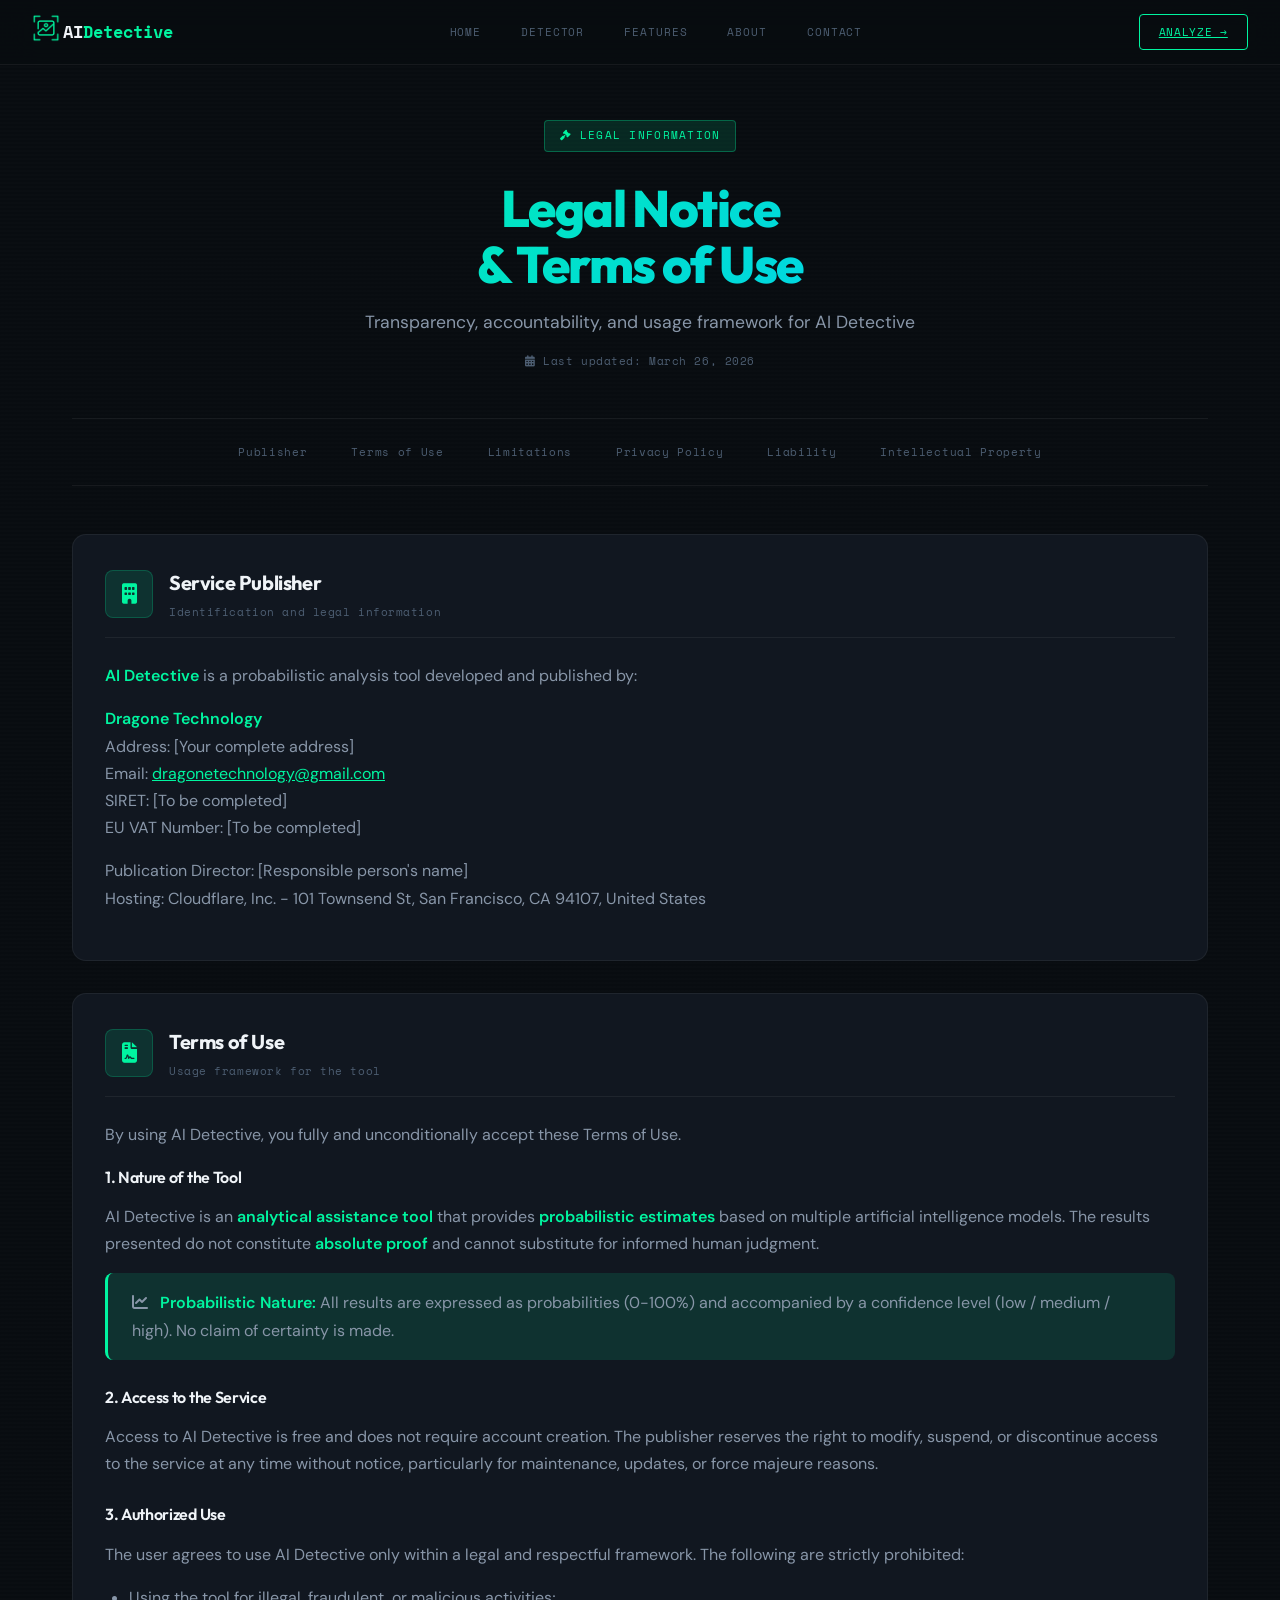
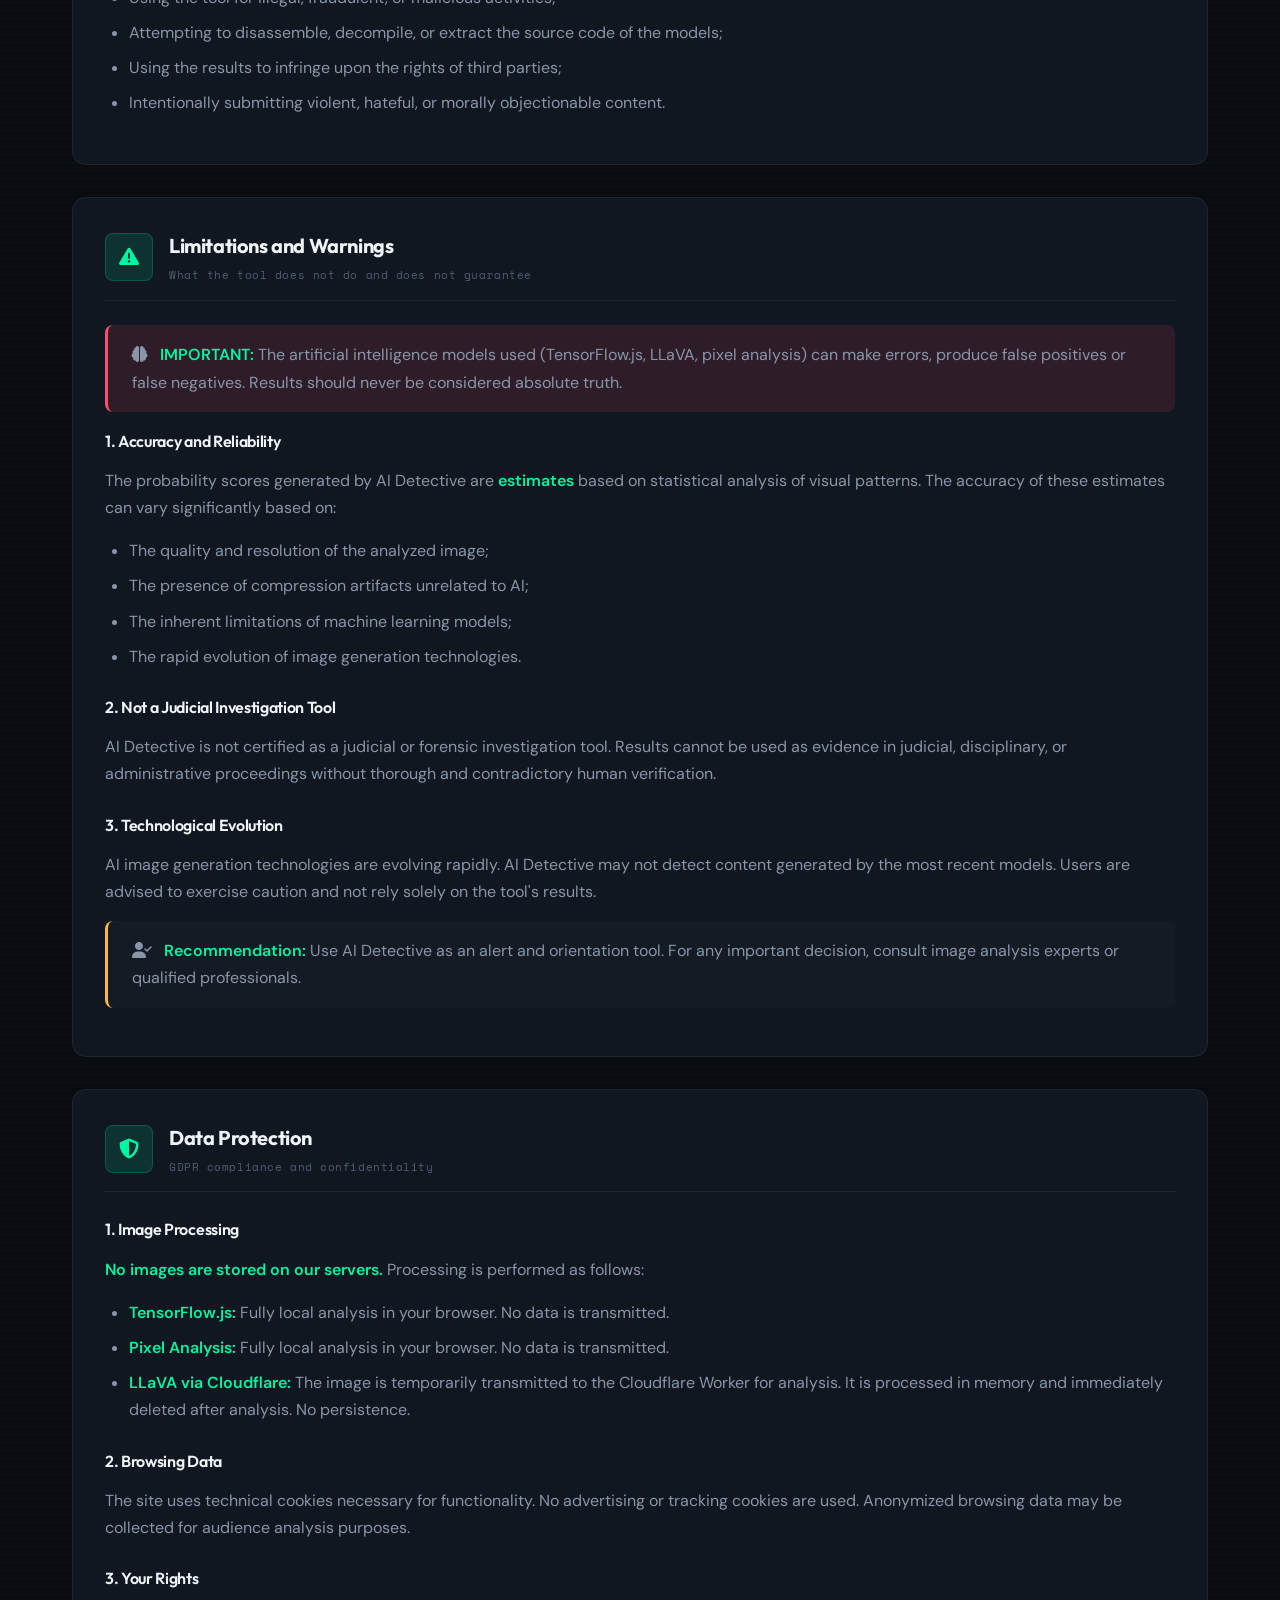
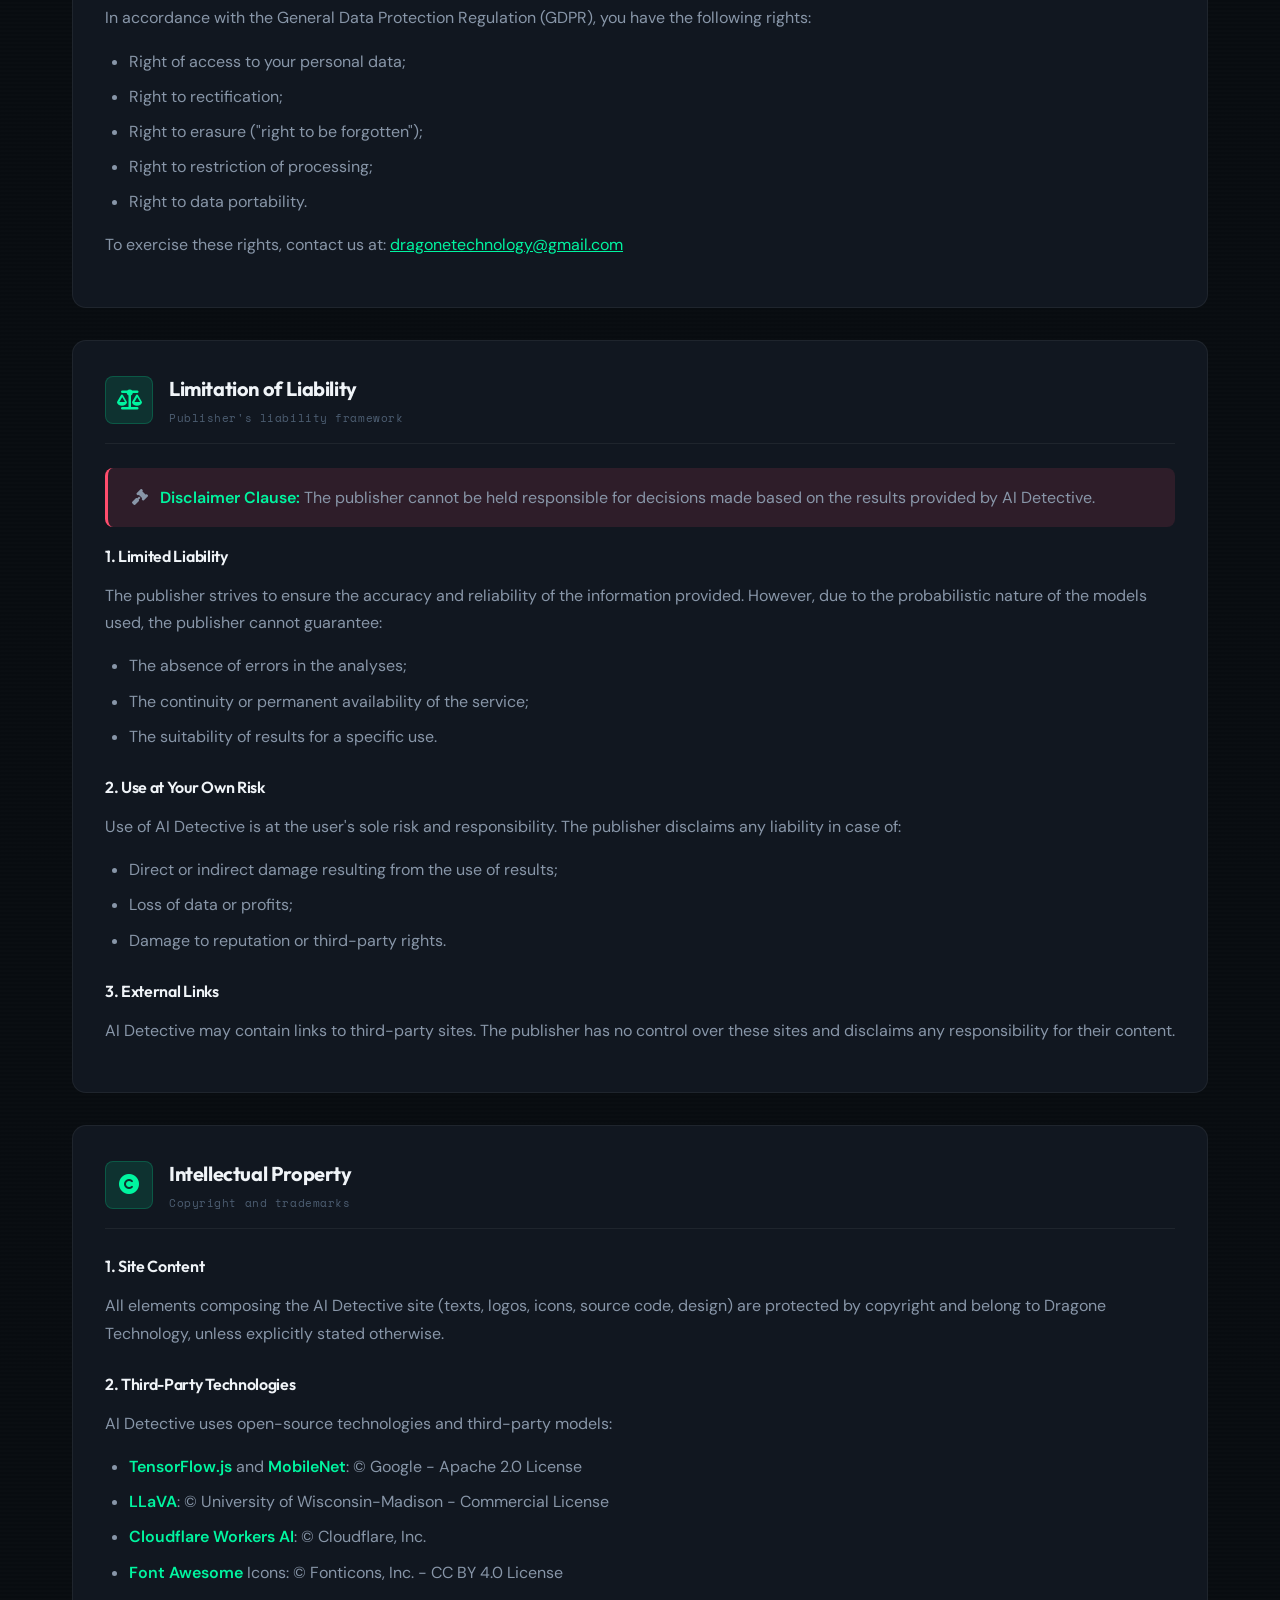
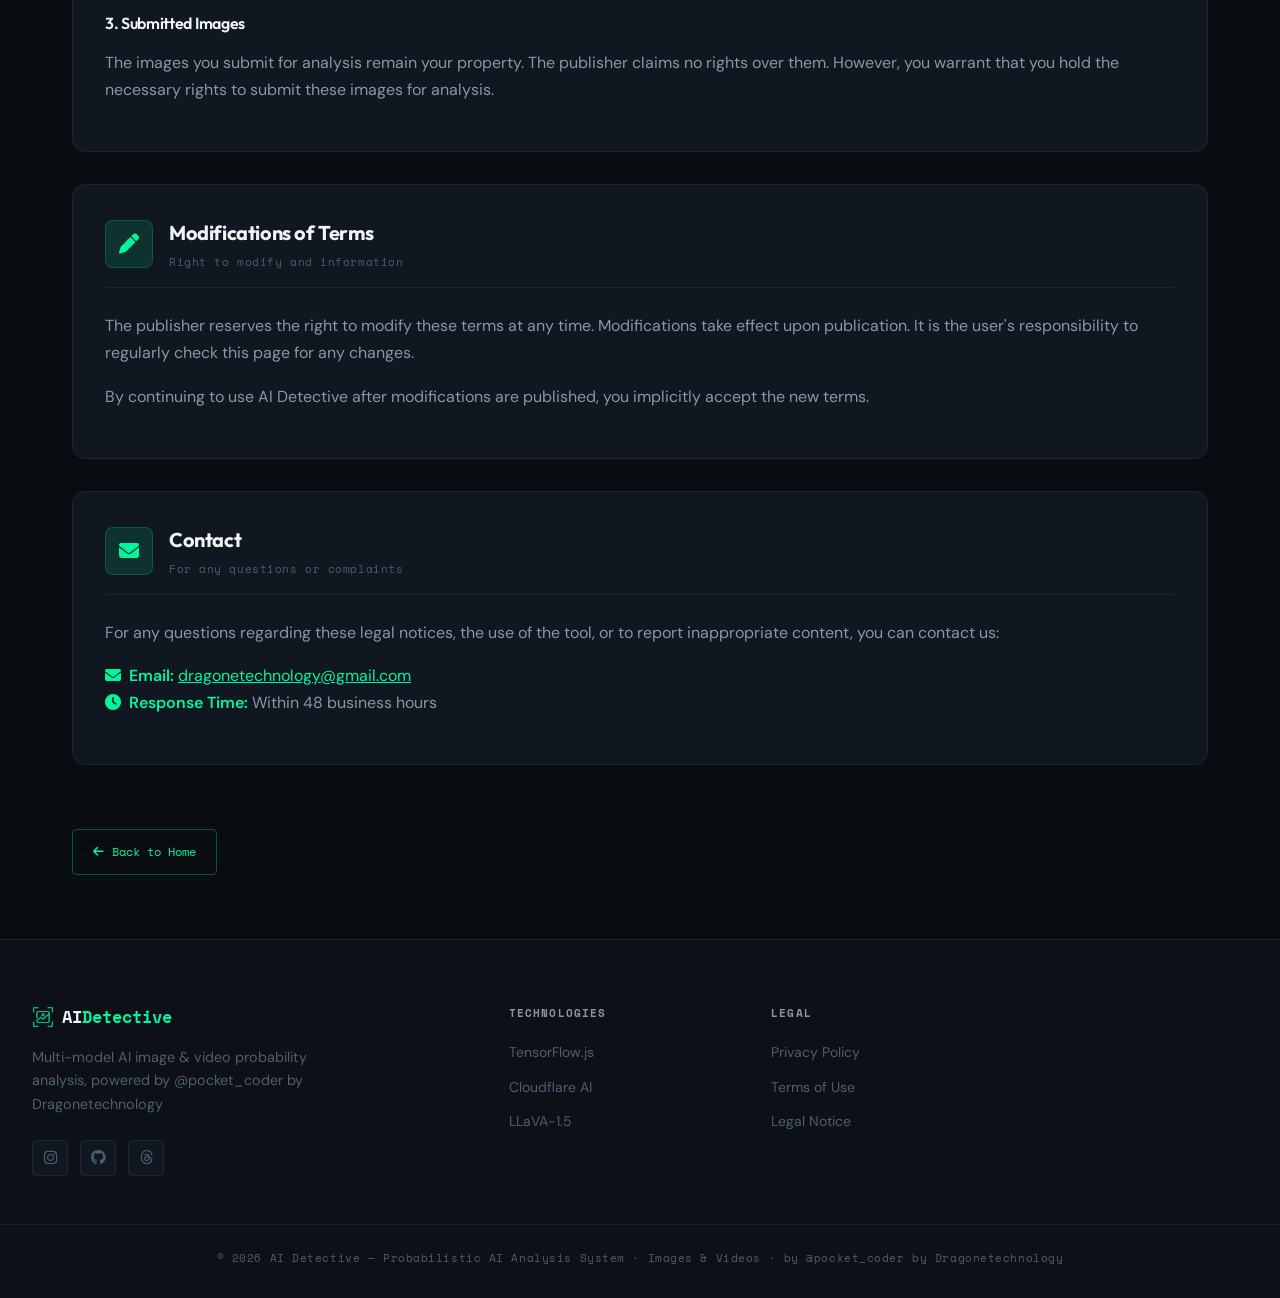
<file: legal.html>
<!DOCTYPE html>
<html lang="en">
<head>
    <meta charset="UTF-8">
    <meta name="viewport" content="width=device-width, initial-scale=1.0, user-scalable=yes">
    <title>AI Detective Pro — Legal Notice & Terms of Use</title>
    
    <!-- Favicon -->
    <link rel="icon" type="image/png" sizes="32x32" href="logo.png">
    <link rel="icon" type="image/png" sizes="16x16" href="logo.png">
    <link rel="apple-touch-icon" sizes="180x180" href="logo.png">
    <link rel="shortcut icon" type="image/png" href="logo.png">
    
    <link rel="stylesheet" href="style.css">
    <link href="https://fonts.googleapis.com/css2?family=Space+Mono:ital,wght@0,400;0,700;1,400&family=Outfit:wght@300;400;500;600;700;800;900&family=DM+Sans:ital,opsz,wght@0,9..40,300;0,9..40,400;0,9..40,500;0,9..40,600;0,9..40,700;1,9..40,400&display=swap" rel="stylesheet">
    <link rel="stylesheet" href="https://cdnjs.cloudflare.com/ajax/libs/font-awesome/6.4.2/css/all.min.css">
    <style>
        /* Legal page specific styles */
        .legal-container {
            max-width: 1200px;
            margin: 0 auto;
            padding: 120px 2rem 4rem;
        }

        .legal-header {
            text-align: center;
            margin-bottom: 3rem;
        }

        .legal-badge {
            display: inline-flex;
            align-items: center;
            gap: 0.5rem;
            font-family: var(--font-mono);
            font-size: 0.66rem;
            letter-spacing: 0.12em;
            text-transform: uppercase;
            color: var(--neon);
            border: 1px solid rgba(0,245,160,0.3);
            background: var(--neon-dim);
            padding: 0.4rem 0.9rem;
            border-radius: var(--r-sm);
            margin-bottom: 1.75rem;
        }

        .legal-title {
            font-family: var(--font-display);
            font-size: clamp(2rem, 4vw, 3.5rem);
            font-weight: 800;
            line-height: 1.1;
            letter-spacing: -0.03em;
            margin-bottom: 1rem;
            background: linear-gradient(135deg, var(--neon) 0%, #00C9FF 100%);
            -webkit-background-clip: text;
            background-clip: text;
            color: transparent;
        }

        .legal-subtitle {
            font-size: 1.1rem;
            color: var(--txt-2);
            max-width: 800px;
            margin: 0 auto;
        }

        .legal-updated {
            font-family: var(--font-mono);
            font-size: 0.7rem;
            color: var(--txt-3);
            margin-top: 1rem;
            letter-spacing: 0.05em;
        }

        .legal-nav {
            display: flex;
            flex-wrap: wrap;
            gap: 0.75rem;
            justify-content: center;
            margin-bottom: 3rem;
            padding: 1rem 0;
            border-bottom: 1px solid var(--line);
            border-top: 1px solid var(--line);
        }

        .legal-nav-link {
            font-family: var(--font-mono);
            font-size: 0.7rem;
            letter-spacing: 0.06em;
            text-decoration: none;
            color: var(--txt-3);
            padding: 0.5rem 1rem;
            border-radius: var(--r-sm);
            transition: all 0.2s;
        }

        .legal-nav-link:hover {
            color: var(--neon);
            background: var(--neon-dim);
        }

        .legal-section {
            background: var(--panel);
            border: 1px solid var(--line);
            border-radius: var(--r-lg);
            padding: 2rem;
            margin-bottom: 2rem;
            transition: all 0.3s;
        }

        .legal-section:hover {
            border-color: var(--line-2);
            box-shadow: var(--s-card);
        }

        .legal-section-header {
            display: flex;
            align-items: center;
            gap: 1rem;
            margin-bottom: 1.5rem;
            padding-bottom: 1rem;
            border-bottom: 1px solid var(--line);
        }

        .legal-section-icon {
            width: 48px;
            height: 48px;
            background: var(--neon-dim);
            border: 1px solid rgba(0,245,160,0.2);
            border-radius: var(--r-md);
            display: flex;
            align-items: center;
            justify-content: center;
        }

        .legal-section-icon i {
            font-size: 1.25rem;
            color: var(--neon);
        }

        .legal-section-title {
            font-family: var(--font-display);
            font-size: 1.25rem;
            font-weight: 700;
            color: var(--txt-1);
            margin: 0;
        }

        .legal-section-subtitle {
            font-family: var(--font-mono);
            font-size: 0.7rem;
            color: var(--txt-3);
            letter-spacing: 0.05em;
            margin-top: 0.25rem;
        }

        .legal-content {
            color: var(--txt-2);
            line-height: 1.7;
        }

        .legal-content h3 {
            font-family: var(--font-display);
            font-size: 1rem;
            font-weight: 600;
            color: var(--txt-1);
            margin: 1.5rem 0 0.75rem;
        }

        .legal-content h3:first-of-type {
            margin-top: 0;
        }

        .legal-content p {
            margin-bottom: 1rem;
        }

        .legal-content strong {
            color: var(--neon);
            font-weight: 600;
        }

        .legal-content ul, .legal-content ol {
            margin: 1rem 0;
            padding-left: 1.5rem;
        }

        .legal-content li {
            margin-bottom: 0.5rem;
        }

        .legal-content .highlight-box {
            background: var(--ink-3);
            border-left: 3px solid var(--amber);
            padding: 1rem 1.5rem;
            border-radius: var(--r-md);
            margin: 1rem 0;
        }

        .legal-content .warning-box {
            background: var(--red-dim);
            border-left: 3px solid var(--red);
            padding: 1rem 1.5rem;
            border-radius: var(--r-md);
            margin: 1rem 0;
        }

        .legal-content .info-box {
            background: var(--neon-dim);
            border-left: 3px solid var(--neon);
            padding: 1rem 1.5rem;
            border-radius: var(--r-md);
            margin: 1rem 0;
        }

        .back-link {
            display: inline-flex;
            align-items: center;
            gap: 0.5rem;
            font-family: var(--font-mono);
            font-size: 0.75rem;
            color: var(--neon);
            text-decoration: none;
            margin-top: 2rem;
            padding: 0.75rem 1.25rem;
            border: 1px solid rgba(0,245,160,0.3);
            border-radius: var(--r-sm);
            transition: all 0.2s;
        }

        .back-link:hover {
            background: var(--neon-dim);
            transform: translateX(-4px);
        }

        @media (max-width: 768px) {
            .legal-container {
                padding: 100px 1rem 2rem;
            }
            .legal-section {
                padding: 1.5rem;
            }
            .legal-nav {
                gap: 0.5rem;
            }
            .legal-nav-link {
                font-size: 0.6rem;
                padding: 0.35rem 0.7rem;
            }
        }
    </style>
</head>
<body>

    <nav class="navbar" id="navbar">
        <div class="nav-container">
            <div class="logo">
                <div class="logo-icon">
                    <img src="logo.png" alt="AI Detective" width="28" height="28" style="border-radius: 4px;">
                </div>
                <span class="logo-text">AI<span class="logo-highlight">Detective</span></span>
            </div>

            <div class="nav-links">
                <a href="index.html#home" class="nav-link">Home</a>
                <a href="index.html#detector" class="nav-link">Detector</a>
                <a href="index.html#features" class="nav-link">Features</a>
                <a href="index.html#about" class="nav-link">About</a>
                <a href="index.html#contact" class="nav-link">Contact</a>
            </div>

            <a href="index.html#detector" class="nav-cta">Analyze →</a>

            <button class="mobile-menu" id="mobileMenuBtn" aria-label="Open menu">
                <i class="fas fa-bars" id="menuIcon"></i>
            </button>
        </div>
    </nav>

    <div class="mobile-drawer" id="mobileDrawer">
        <a href="index.html#home" class="mobile-nav-link">Home <span class="arrow">→</span></a>
        <a href="index.html#detector" class="mobile-nav-link">Image Detector <span class="arrow">→</span></a>
        <a href="index.html#features" class="mobile-nav-link">Features <span class="arrow">→</span></a>
        <a href="index.html#about" class="mobile-nav-link">About <span class="arrow">→</span></a>
        <a href="index.html#contact" class="mobile-nav-link">Contact <span class="arrow">→</span></a>
        <a href="index.html#detector" class="mobile-cta">Start Analysis →</a>
    </div>

    <main class="legal-container">
        <div class="legal-header">
            <div class="legal-badge">
                <i class="fas fa-gavel"></i>
                <span>Legal Information</span>
            </div>
            <h1 class="legal-title">Legal Notice<br>& Terms of Use</h1>
            <p class="legal-subtitle">Transparency, accountability, and usage framework for AI Detective</p>
            <div class="legal-updated">
                <i class="fas fa-calendar-alt"></i> Last updated: March 26, 2026
            </div>
        </div>

        <div class="legal-nav">
            <a href="#publisher" class="legal-nav-link">Publisher</a>
            <a href="#terms" class="legal-nav-link">Terms of Use</a>
            <a href="#limitations" class="legal-nav-link">Limitations</a>
            <a href="#privacy" class="legal-nav-link">Privacy Policy</a>
            <a href="#liability" class="legal-nav-link">Liability</a>
            <a href="#intellectual" class="legal-nav-link">Intellectual Property</a>
        </div>

        <!-- PUBLISHER SECTION -->
        <section id="publisher" class="legal-section">
            <div class="legal-section-header">
                <div class="legal-section-icon">
                    <i class="fas fa-building"></i>
                </div>
                <div>
                    <h2 class="legal-section-title">Service Publisher</h2>
                    <p class="legal-section-subtitle">Identification and legal information</p>
                </div>
            </div>
            <div class="legal-content">
                <p><strong>AI Detective</strong> is a probabilistic analysis tool developed and published by:</p>
                <p>
                    <strong>Dragone Technology</strong><br>
                    Address: [Your complete address]<br>
                    Email: <a href="mailto:dragonetechnology@gmail.com" style="color: var(--neon);">dragonetechnology@gmail.com</a><br>
                    SIRET: [To be completed]<br>
                    EU VAT Number: [To be completed]
                </p>
                <p>
                    Publication Director: [Responsible person's name]<br>
                    Hosting: Cloudflare, Inc. - 101 Townsend St, San Francisco, CA 94107, United States
                </p>
            </div>
        </section>

        <!-- TERMS OF USE SECTION -->
        <section id="terms" class="legal-section">
            <div class="legal-section-header">
                <div class="legal-section-icon">
                    <i class="fas fa-file-contract"></i>
                </div>
                <div>
                    <h2 class="legal-section-title">Terms of Use</h2>
                    <p class="legal-section-subtitle">Usage framework for the tool</p>
                </div>
            </div>
            <div class="legal-content">
                <p>By using AI Detective, you fully and unconditionally accept these Terms of Use.</p>
                
                <h3>1. Nature of the Tool</h3>
                <p>AI Detective is an <strong>analytical assistance tool</strong> that provides <strong>probabilistic estimates</strong> based on multiple artificial intelligence models. The results presented do not constitute <strong>absolute proof</strong> and cannot substitute for informed human judgment.</p>
                
                <div class="info-box">
                    <i class="fas fa-chart-line" style="margin-right: 0.5rem;"></i>
                    <strong>Probabilistic Nature:</strong> All results are expressed as probabilities (0-100%) and accompanied by a confidence level (low / medium / high). No claim of certainty is made.
                </div>

                <h3>2. Access to the Service</h3>
                <p>Access to AI Detective is free and does not require account creation. The publisher reserves the right to modify, suspend, or discontinue access to the service at any time without notice, particularly for maintenance, updates, or force majeure reasons.</p>

                <h3>3. Authorized Use</h3>
                <p>The user agrees to use AI Detective only within a legal and respectful framework. The following are strictly prohibited:</p>
                <ul>
                    <li>Using the tool for illegal, fraudulent, or malicious activities;</li>
                    <li>Attempting to disassemble, decompile, or extract the source code of the models;</li>
                    <li>Using the results to infringe upon the rights of third parties;</li>
                    <li>Intentionally submitting violent, hateful, or morally objectionable content.</li>
                </ul>
            </div>
        </section>

        <!-- LIMITATIONS AND WARNINGS SECTION -->
        <section id="limitations" class="legal-section">
            <div class="legal-section-header">
                <div class="legal-section-icon">
                    <i class="fas fa-exclamation-triangle"></i>
                </div>
                <div>
                    <h2 class="legal-section-title">Limitations and Warnings</h2>
                    <p class="legal-section-subtitle">What the tool does not do and does not guarantee</p>
                </div>
            </div>
            <div class="legal-content">
                <div class="warning-box">
                    <i class="fas fa-brain" style="margin-right: 0.5rem;"></i>
                    <strong>IMPORTANT:</strong> The artificial intelligence models used (TensorFlow.js, LLaVA, pixel analysis) can make errors, produce false positives or false negatives. Results should never be considered absolute truth.
                </div>

                <h3>1. Accuracy and Reliability</h3>
                <p>The probability scores generated by AI Detective are <strong>estimates</strong> based on statistical analysis of visual patterns. The accuracy of these estimates can vary significantly based on:</p>
                <ul>
                    <li>The quality and resolution of the analyzed image;</li>
                    <li>The presence of compression artifacts unrelated to AI;</li>
                    <li>The inherent limitations of machine learning models;</li>
                    <li>The rapid evolution of image generation technologies.</li>
                </ul>

                <h3>2. Not a Judicial Investigation Tool</h3>
                <p>AI Detective is not certified as a judicial or forensic investigation tool. Results cannot be used as evidence in judicial, disciplinary, or administrative proceedings without thorough and contradictory human verification.</p>

                <h3>3. Technological Evolution</h3>
                <p>AI image generation technologies are evolving rapidly. AI Detective may not detect content generated by the most recent models. Users are advised to exercise caution and not rely solely on the tool's results.</p>

                <div class="highlight-box">
                    <i class="fas fa-user-check" style="margin-right: 0.5rem;"></i>
                    <strong>Recommendation:</strong> Use AI Detective as an alert and orientation tool. For any important decision, consult image analysis experts or qualified professionals.
                </div>
            </div>
        </section>

        <!-- DATA PROTECTION SECTION -->
        <section id="privacy" class="legal-section">
            <div class="legal-section-header">
                <div class="legal-section-icon">
                    <i class="fas fa-shield-alt"></i>
                </div>
                <div>
                    <h2 class="legal-section-title">Data Protection</h2>
                    <p class="legal-section-subtitle">GDPR compliance and confidentiality</p>
                </div>
            </div>
            <div class="legal-content">
                <h3>1. Image Processing</h3>
                <p><strong>No images are stored on our servers.</strong> Processing is performed as follows:</p>
                <ul>
                    <li><strong>TensorFlow.js:</strong> Fully local analysis in your browser. No data is transmitted.</li>
                    <li><strong>Pixel Analysis:</strong> Fully local analysis in your browser. No data is transmitted.</li>
                    <li><strong>LLaVA via Cloudflare:</strong> The image is temporarily transmitted to the Cloudflare Worker for analysis. It is processed in memory and immediately deleted after analysis. No persistence.</li>
                </ul>

                <h3>2. Browsing Data</h3>
                <p>The site uses technical cookies necessary for functionality. No advertising or tracking cookies are used. Anonymized browsing data may be collected for audience analysis purposes.</p>

                <h3>3. Your Rights</h3>
                <p>In accordance with the General Data Protection Regulation (GDPR), you have the following rights:</p>
                <ul>
                    <li>Right of access to your personal data;</li>
                    <li>Right to rectification;</li>
                    <li>Right to erasure ("right to be forgotten");</li>
                    <li>Right to restriction of processing;</li>
                    <li>Right to data portability.</li>
                </ul>
                <p>To exercise these rights, contact us at: <a href="mailto:dragonetechnology@gmail.com" style="color: var(--neon);">dragonetechnology@gmail.com</a></p>
            </div>
        </section>

        <!-- LIABILITY SECTION -->
        <section id="liability" class="legal-section">
            <div class="legal-section-header">
                <div class="legal-section-icon">
                    <i class="fas fa-scale-balanced"></i>
                </div>
                <div>
                    <h2 class="legal-section-title">Limitation of Liability</h2>
                    <p class="legal-section-subtitle">Publisher's liability framework</p>
                </div>
            </div>
            <div class="legal-content">
                <div class="warning-box">
                    <i class="fas fa-gavel" style="margin-right: 0.5rem;"></i>
                    <strong>Disclaimer Clause:</strong> The publisher cannot be held responsible for decisions made based on the results provided by AI Detective.
                </div>

                <h3>1. Limited Liability</h3>
                <p>The publisher strives to ensure the accuracy and reliability of the information provided. However, due to the probabilistic nature of the models used, the publisher cannot guarantee:</p>
                <ul>
                    <li>The absence of errors in the analyses;</li>
                    <li>The continuity or permanent availability of the service;</li>
                    <li>The suitability of results for a specific use.</li>
                </ul>

                <h3>2. Use at Your Own Risk</h3>
                <p>Use of AI Detective is at the user's sole risk and responsibility. The publisher disclaims any liability in case of:</p>
                <ul>
                    <li>Direct or indirect damage resulting from the use of results;</li>
                    <li>Loss of data or profits;</li>
                    <li>Damage to reputation or third-party rights.</li>
                </ul>

                <h3>3. External Links</h3>
                <p>AI Detective may contain links to third-party sites. The publisher has no control over these sites and disclaims any responsibility for their content.</p>
            </div>
        </section>

        <!-- INTELLECTUAL PROPERTY SECTION -->
        <section id="intellectual" class="legal-section">
            <div class="legal-section-header">
                <div class="legal-section-icon">
                    <i class="fas fa-copyright"></i>
                </div>
                <div>
                    <h2 class="legal-section-title">Intellectual Property</h2>
                    <p class="legal-section-subtitle">Copyright and trademarks</p>
                </div>
            </div>
            <div class="legal-content">
                <h3>1. Site Content</h3>
                <p>All elements composing the AI Detective site (texts, logos, icons, source code, design) are protected by copyright and belong to Dragone Technology, unless explicitly stated otherwise.</p>

                <h3>2. Third-Party Technologies</h3>
                <p>AI Detective uses open-source technologies and third-party models:</p>
                <ul>
                    <li><strong>TensorFlow.js</strong> and <strong>MobileNet</strong>: © Google - Apache 2.0 License</li>
                    <li><strong>LLaVA</strong>: © University of Wisconsin-Madison - Commercial License</li>
                    <li><strong>Cloudflare Workers AI</strong>: © Cloudflare, Inc.</li>
                    <li><strong>Font Awesome</strong> Icons: © Fonticons, Inc. - CC BY 4.0 License</li>
                </ul>

                <h3>3. Submitted Images</h3>
                <p>The images you submit for analysis remain your property. The publisher claims no rights over them. However, you warrant that you hold the necessary rights to submit these images for analysis.</p>
            </div>
        </section>

        <!-- MODIFICATIONS SECTION -->
        <section class="legal-section">
            <div class="legal-section-header">
                <div class="legal-section-icon">
                    <i class="fas fa-pen"></i>
                </div>
                <div>
                    <h2 class="legal-section-title">Modifications of Terms</h2>
                    <p class="legal-section-subtitle">Right to modify and information</p>
                </div>
            </div>
            <div class="legal-content">
                <p>The publisher reserves the right to modify these terms at any time. Modifications take effect upon publication. It is the user's responsibility to regularly check this page for any changes.</p>
                <p>By continuing to use AI Detective after modifications are published, you implicitly accept the new terms.</p>
            </div>
        </section>

        <!-- CONTACT SECTION -->
        <section class="legal-section">
            <div class="legal-section-header">
                <div class="legal-section-icon">
                    <i class="fas fa-envelope"></i>
                </div>
                <div>
                    <h2 class="legal-section-title">Contact</h2>
                    <p class="legal-section-subtitle">For any questions or complaints</p>
                </div>
            </div>
            <div class="legal-content">
                <p>For any questions regarding these legal notices, the use of the tool, or to report inappropriate content, you can contact us:</p>
                <p>
                    <i class="fas fa-envelope" style="color: var(--neon); width: 20px;"></i> <strong>Email:</strong> <a href="mailto:dragonetechnology@gmail.com" style="color: var(--neon);">dragonetechnology@gmail.com</a><br>
                    <i class="fas fa-clock" style="color: var(--neon); width: 20px;"></i> <strong>Response Time:</strong> Within 48 business hours
                </p>
            </div>
        </section>

        <a href="index.html" class="back-link">
            <i class="fas fa-arrow-left"></i>
            Back to Home
        </a>
    </main>

    <footer class="footer">
        <div class="footer-grid">
            <div class="footer-brand">
                <div class="logo" style="margin-bottom:1rem; display: flex; align-items: center; gap: 0.5rem;">
                    <img src="logo.png" alt="AI Detective" width="22" height="22" style="border-radius: 4px;">
                    <span class="logo-text">AI<span class="logo-highlight">Detective</span></span>
                </div>
                <p>Multi-model AI image &amp; video probability analysis, powered by @pocket_coder by Dragonetechnology</p>
                <div class="social-links">
                    <a href="https://www.instagram.com/pocket.coder?igsh=MXAya2V4dzltN24wOQ==" target="_blank" rel="noopener noreferrer" aria-label="Instagram"><i class="fab fa-instagram"></i></a>
                    <a href="https://github.com/" target="_blank" rel="noopener noreferrer" aria-label="GitHub"><i class="fab fa-github"></i></a>
                    <a href="https://www.threads.net/" target="_blank" rel="noopener noreferrer" aria-label="Threads"><i class="fab fa-threads"></i></a>
                </div>
            </div>
            <div class="footer-links">
                <h4>Technologies</h4>
                <a href="https://www.tensorflow.org/js" target="_blank" rel="noopener noreferrer">TensorFlow.js</a>
                <a href="https://developers.cloudflare.com/workers-ai/" target="_blank" rel="noopener noreferrer">Cloudflare AI</a>
                <a href="https://llava-vl.github.io/" target="_blank" rel="noopener noreferrer">LLaVA-1.5</a>
            </div>
            
            <div class="footer-links">
                <h4>Legal</h4>
                <a href="legal.html">Privacy Policy</a>
                <a href="legal.html">Terms of Use</a>        
                <a href="legal.html">Legal Notice</a>       
            </div>
        </div>
        <div class="footer-bottom">
            <p>© 2026 AI Detective — Probabilistic AI Analysis System · Images &amp; Videos · by @pocket_coder by Dragonetechnology</p>
        </div>
    </footer>

    <script>
        // Mobile menu
        (function () {
            const btn = document.getElementById('mobileMenuBtn');
            const icon = document.getElementById('menuIcon');
            const drawer = document.getElementById('mobileDrawer');
            const navbar = document.getElementById('navbar');
            let isOpen = false;

            function openDrawer() {
                isOpen = true;
                drawer.classList.add('open');
                icon.className = 'fas fa-times';
                btn.setAttribute('aria-label', 'Close menu');
                document.body.style.overflow = 'hidden';
            }

            function closeDrawer() {
                isOpen = false;
                drawer.classList.remove('open');
                icon.className = 'fas fa-bars';
                btn.setAttribute('aria-label', 'Open menu');
                document.body.style.overflow = '';
            }

            if (btn) {
                btn.addEventListener('click', () => isOpen ? closeDrawer() : openDrawer());
            }

            document.addEventListener('click', (e) => {
                if (isOpen && drawer && !drawer.contains(e.target) && !btn.contains(e.target)) closeDrawer();
            });

            document.addEventListener('keydown', (e) => {
                if (e.key === 'Escape' && isOpen) closeDrawer();
            });

            window.addEventListener('scroll', () => {
                if (navbar) navbar.classList.toggle('scrolled', window.scrollY > 20);
            });
        })();
    </script>

</body>
</html>
</file>
<file: style.css>
@import url('https://fonts.googleapis.com/css2?family=Space+Mono:ital,wght@0,400;0,700;1,400&family=Outfit:wght@300;400;500;600;700;800;900&family=DM+Sans:ital,opsz,wght@0,9..40,300;0,9..40,400;0,9..40,500;0,9..40,600;0,9..40,700;1,9..40,400&display=swap');

/* ============================================================
   AI DETECTIVE — FORENSIC LAB AESTHETIC
   Dark, technical, precise. Built for truth.
   ============================================================ */

:root {
    /* Core palette */
    --ink:          #080C10;
    --ink-2:        #0D1117;
    --ink-3:        #141B24;
    --ink-4:        #1C2533;
    --panel:        #111720;
    --panel-2:      #18202C;

    /* Borders */
    --line:         rgba(255,255,255,0.06);
    --line-2:       rgba(255,255,255,0.10);
    --line-active:  rgba(0,245,160,0.35);

    /* Accent: forensic cyan-green */
    --neon:         #00F5A0;
    --neon-dim:     rgba(0,245,160,0.12);
    --neon-glow:    0 0 20px rgba(0,245,160,0.4), 0 0 60px rgba(0,245,160,0.15);

    /* Alert amber */
    --amber:        #FFB547;
    --amber-dim:    rgba(255,181,71,0.12);
    --amber-glow:   0 0 20px rgba(255,181,71,0.4);

    /* Danger red */
    --red:          #FF4D6D;
    --red-dim:      rgba(255,77,109,0.12);
    --red-glow:     0 0 20px rgba(255,77,109,0.4);

    /* Safe green */
    --green:        #39D98A;
    --green-dim:    rgba(57,217,138,0.12);

    /* Text */
    --txt-1:        #F0F4F8;
    --txt-2:        #8896A8;
    --txt-3:        #4D5E72;

    /* Radii */
    --r-sm: 4px;
    --r-md: 8px;
    --r-lg: 14px;
    --r-xl: 20px;

    /* Shadows */
    --s-panel: 0 4px 32px rgba(0,0,0,0.5), 0 1px 0 rgba(255,255,255,0.04) inset;
    --s-card:  0 2px 16px rgba(0,0,0,0.4);

    /* Fonts */
    --font-display: 'Outfit', sans-serif;
    --font-mono:    'Space Mono', monospace;
    --font-body:    'DM Sans', sans-serif;
}

/* ---- Reset ---- */
*, *::before, *::after { margin:0; padding:0; box-sizing:border-box; }
html { scroll-behavior: smooth; }

body {
    font-family: var(--font-body);
    background: var(--ink);
    color: var(--txt-1);
    overflow-x: hidden;
    line-height: 1.6;
    background-image: repeating-linear-gradient(
        0deg,
        transparent,
        transparent 2px,
        rgba(255,255,255,0.008) 2px,
        rgba(255,255,255,0.008) 4px
    );
}

h1, h2, h3 {
    font-family: var(--font-display);
    letter-spacing: -0.02em;
}

/* ============================================================
   NAVIGATION
   ============================================================ */
.navbar {
    position: fixed;
    top: 0; width: 100%;
    z-index: 1000;
    background: rgba(8,12,16,0.92);
    backdrop-filter: blur(20px);
    border-bottom: 1px solid var(--line);
    transition: all 0.3s;
}

.navbar.scrolled {
    border-bottom-color: var(--line-active);
    box-shadow: 0 0 40px rgba(0,245,160,0.05);
}

.nav-container {
    max-width: 1440px;
    margin: 0 auto;
    padding: 0 2rem;
    height: 64px;
    display: flex;
    align-items: center;
    justify-content: space-between;
}

.logo {
    display: flex;
    align-items: center;
    gap: 0.2rem;
    text-decoration: none;
}

.logo-icon { animation: none; }

.logo-text {
    font-family: var(--font-mono);
    font-size: 1.05rem;
    font-weight: 700;
    color: var(--txt-1);
}

.logo-highlight { color: var(--neon); }

.nav-links { display: flex; gap: 2.5rem; }

.nav-link {
    font-family: var(--font-mono);
    font-size: 0.7rem;
    letter-spacing: 0.08em;
    text-transform: uppercase;
    text-decoration: none;
    color: var(--txt-3);
    transition: color 0.2s;
    position: relative;
}

.nav-link::after {
    content: '';
    position: absolute;
    bottom: -4px; left: 0;
    width: 0; height: 1px;
    background: var(--neon);
    transition: width 0.3s;
}

.nav-link:hover, .nav-link.active { color: var(--neon); }
.nav-link:hover::after, .nav-link.active::after { width: 100%; }

.nav-cta {
    font-family: var(--font-mono);
    font-size: 0.7rem;
    letter-spacing: 0.06em;
    text-transform: uppercase;
    background: transparent;
    border: 1px solid var(--neon);
    color: var(--neon);
    padding: 0.5rem 1.2rem;
    border-radius: var(--r-sm);
    cursor: pointer;
    transition: all 0.25s;
}

.nav-cta:hover { background: var(--neon); color: var(--ink); box-shadow: var(--neon-glow); }

/* ---- Mobile hamburger & drawer ---- */
.mobile-menu {
    display: none;
    background: none;
    border: 1px solid var(--line-2);
    color: var(--neon);
    width: 38px; height: 38px;
    border-radius: var(--r-sm);
    align-items: center;
    justify-content: center;
    cursor: pointer;
    font-size: 1rem;
    transition: all 0.2s;
    flex-shrink: 0;
}

.mobile-menu:hover { border-color: var(--neon); background: var(--neon-dim); }

.mobile-drawer {
    position: fixed;
    top: 64px; left: 0; right: 0;
    background: rgba(8,12,16,0.98);
    backdrop-filter: blur(24px);
    border-bottom: 1px solid var(--line-active);
    z-index: 998;
    flex-direction: column;
    padding: 1.5rem 2rem 2rem;
    gap: 0;
    display: none;
    opacity: 0;
    transform: translateY(-8px);
    transition: opacity 0.25s ease, transform 0.25s ease;
    pointer-events: none;
}

.mobile-drawer.open {
    display: flex;
    opacity: 1;
    transform: translateY(0);
    pointer-events: all;
}

.mobile-nav-link {
    font-family: var(--font-mono);
    font-size: 0.78rem;
    letter-spacing: 0.08em;
    text-transform: uppercase;
    text-decoration: none;
    color: var(--txt-2);
    padding: 1rem 0;
    border-bottom: 1px solid var(--line);
    transition: color 0.2s;
    display: flex;
    align-items: center;
    justify-content: space-between;
}

.mobile-nav-link:last-of-type { border-bottom: none; }
.mobile-nav-link:hover, .mobile-nav-link.active { color: var(--neon); }

.mobile-nav-link .arrow {
    font-size: 0.7rem;
    opacity: 0;
    transform: translateX(-4px);
    transition: opacity 0.2s, transform 0.2s;
}

.mobile-nav-link:hover .arrow { opacity: 1; transform: translateX(0); }

.mobile-cta {
    margin-top: 1.25rem;
    width: 100%;
    font-family: var(--font-mono);
    font-size: 0.76rem;
    letter-spacing: 0.06em;
    text-transform: uppercase;
    background: var(--neon);
    color: var(--ink);
    border: none;
    padding: 0.875rem;
    border-radius: var(--r-sm);
    font-weight: 700;
    cursor: pointer;
    transition: all 0.25s;
}

.mobile-cta:hover { box-shadow: var(--neon-glow); transform: translateY(-1px); }

/* ============================================================
   HERO — FULL WIDTH PC VERSION
   ============================================================ */
.hero {
    min-height: 100vh;
    display: flex;
    align-items: center;
    padding-top: 64px;
    position: relative;
    overflow-x: hidden;
}

.hero-bg {
    position: absolute; inset: 0;
    background-image:
        linear-gradient(rgba(0,245,160,0.04) 1px, transparent 1px),
        linear-gradient(90deg, rgba(0,245,160,0.04) 1px, transparent 1px);
    background-size: 64px 64px;
    mask-image: radial-gradient(ellipse 80% 80% at 50% 50%, black 30%, transparent 100%);
}

.hero-container {
    width: 100%;
    max-width: 1600px;
    margin: 0 auto;
    padding: 4rem 3rem;
    display: grid;
    grid-template-columns: 1.2fr 0.8fr;
    gap: 3rem;
    align-items: center;
    position: relative;
    z-index: 1;
}

/* Version PC : le contenu texte occupe toute la largeur disponible */
@media (min-width: 1441px) {
    .hero-container {
        max-width: 1800px;
        padding: 5rem 5rem;
    }
}

@media (min-width: 1200px) and (max-width: 1440px) {
    .hero-container {
        padding: 4rem 3rem;
        gap: 2.5rem;
    }
}

.hero-content { 
    animation: fadeInUp 0.8s ease both;
    max-width: 100%;
}

.hero-badge {
    display: inline-flex;
    align-items: center;
    gap: 0.5rem;
    font-family: var(--font-mono);
    font-size: 0.66rem;
    letter-spacing: 0.12em;
    text-transform: uppercase;
    color: var(--neon);
    border: 1px solid rgba(0,245,160,0.3);
    background: var(--neon-dim);
    padding: 0.4rem 0.9rem;
    border-radius: var(--r-sm);
    margin-bottom: 1.75rem;
}

.hero-title {
    font-family: var(--font-display);
    font-size: clamp(2.5rem, 5vw, 5rem);
    font-weight: 800;
    line-height: 1.08;
    letter-spacing: -0.03em;
    margin-bottom: 1.5rem;
    color: var(--txt-1);
    max-width: 900px;
}

.gradient-text {
    background: linear-gradient(135deg, var(--neon) 0%, #00C9FF 100%);
    -webkit-background-clip: text;
    background-clip: text;
    color: transparent;
}

.hero-description {
    font-size: 1.1rem;
    color: var(--txt-2);
    max-width: 650px;
    margin-bottom: 2.5rem;
    line-height: 1.75;
    font-weight: 400;
}

.hero-stats {
    display: flex;
    gap: 2.5rem;
    margin-bottom: 2.5rem;
    padding: 1.25rem 1.5rem;
    background: var(--panel);
    border: 1px solid var(--line);
    border-radius: var(--r-lg);
    width: 100%;
    max-width: 650px;
    justify-content: space-between;
}

.stat { display: flex; flex-direction: column; gap: 0.1rem; }

.stat-number {
    font-family: var(--font-mono);
    font-size: 1.5rem; font-weight: 700;
    color: var(--neon);
}

.stat-label { font-size: 0.75rem; color: var(--txt-3); letter-spacing: 0.05em; }

.hero-buttons { display: flex; gap: 1rem; }

.btn-primary {
    font-family: var(--font-mono);
    font-size: 0.76rem;
    letter-spacing: 0.04em;
    background: var(--neon);
    color: var(--ink);
    border: none;
    padding: 0.9rem 1.75rem;
    border-radius: var(--r-sm);
    font-weight: 700;
    cursor: pointer;
    transition: all 0.25s;
    display: inline-flex; align-items: center; gap: 0.5rem;
}

.btn-primary:hover { transform: translateY(-2px); box-shadow: var(--neon-glow); }

/* Hero Visual */
.hero-visual {
    position: relative;
    animation: fadeInRight 0.8s ease 0.2s both;
    justify-self: end;
    width: 100%;
    max-width: 480px;
}

.hero-illustration {
    width: 100%;
    height: 460px;
    background: var(--panel);
    border: 1px solid var(--line);
    border-radius: var(--r-xl);
    position: relative;
    overflow: hidden;
    display: flex;
    align-items: center;
    justify-content: center;
}

.hero-illustration::before {
    content: '';
    position: absolute; inset: 0;
    background-image:
        linear-gradient(rgba(0,245,160,0.05) 1px, transparent 1px),
        linear-gradient(90deg, rgba(0,245,160,0.05) 1px, transparent 1px);
    background-size: 32px 32px;
}

.ai-eye { width: 140px; height: 140px; position: relative; z-index: 2; }

.ai-eye::before {
    content: '';
    position: absolute; inset: 0;
    border-radius: 50%;
    background: radial-gradient(circle, rgba(0,245,160,0.15) 0%, transparent 70%);
    border: 1.5px solid rgba(0,245,160,0.5);
    animation: scanPulse 2.5s ease-in-out infinite;
}

.ai-eye::after {
    content: '';
    position: absolute; inset: 20px;
    border-radius: 50%;
    background: radial-gradient(circle, var(--neon) 0%, rgba(0,245,160,0.4) 40%, transparent 70%);
    animation: scanPulse 2.5s ease-in-out infinite 0.4s;
}

@keyframes scanPulse {
    0%, 100% { transform: scale(1); opacity: 0.7; }
    50%       { transform: scale(1.12); opacity: 1; }
}

.floating-card {
    position: absolute;
    background: var(--panel-2);
    border: 1px solid var(--line-2);
    padding: 0.625rem 1rem;
    border-radius: var(--r-md);
    display: flex; align-items: center; gap: 0.5rem;
    font-family: var(--font-mono);
    font-size: 0.68rem;
    color: var(--txt-2);
    z-index: 10;
    box-shadow: var(--s-card);
    animation: float 4s ease-in-out infinite;
}

.floating-card i { color: var(--neon); font-size: 0.7rem; }
.card-1 { top: 14%; left: -30px; animation-delay: 0s; }
.card-2 { bottom: 18%; right: -30px; animation-delay: 1.3s; }
.card-3 { top: 48%; right: 8%; animation-delay: 2.6s; }

@keyframes float {
    0%, 100% { transform: translateY(0); }
    50%       { transform: translateY(-8px); }
}

/* ============================================================
   DISCLAIMER SECTION (NEW - PC & Mobile)
   ============================================================ */
.disclaimer-section {
    padding: 3rem 0 1rem;
    background: var(--ink-2);
    position: relative;
    z-index: 2;
}

.disclaimer-box {
    max-width: 1200px;
    margin: 0 auto;
    background: rgba(255, 181, 71, 0.03);
    border: 1px solid rgba(255, 181, 71, 0.2);
    border-left: 4px solid var(--amber);
    border-radius: var(--r-md);
    padding: 1.5rem 2rem;
    display: flex;
    gap: 1.5rem;
    align-items: flex-start;
    box-shadow: 0 4px 20px rgba(0,0,0,0.2);
}

.disclaimer-icon i {
    font-size: 1.8rem;
    color: var(--amber);
    margin-top: 0.2rem;
}

.disclaimer-content h3 {
    color: var(--amber);
    font-size: 1.1rem;
    font-family: var(--font-display);
    margin-bottom: 0.5rem;
    letter-spacing: 0.02em;
}

.disclaimer-content p {
    color: var(--txt-2);
    font-size: 0.9rem;
    line-height: 1.6;
}

.disclaimer-content strong {
    color: var(--txt-1);
}

/* ============================================================
   DETECTOR SECTION (PC SPLIT-SCREEN REDESIGN)
   ============================================================ */
.detector-section {
    padding: 4rem 0 6rem;
    background: var(--ink-2);
    position: relative;
}

.container { max-width: 1440px; margin: 0 auto; padding: 0 2rem; }
.container-narrow { max-width: 1400px; margin: 0 auto; padding: 0 2rem; }

.section-header { text-align: center; margin-bottom: 3.5rem; }

.section-badge {
    display: inline-block;
    font-family: var(--font-mono);
    font-size: 0.66rem;
    letter-spacing: 0.14em;
    text-transform: uppercase;
    color: var(--neon);
    border: 1px solid rgba(0,245,160,0.25);
    background: var(--neon-dim);
    padding: 0.35rem 0.85rem;
    border-radius: var(--r-sm);
    margin-bottom: 1rem;
}

.section-title {
    font-family: var(--font-display);
    font-size: clamp(1.9rem, 3.5vw, 3rem);
    font-weight: 800;
    color: var(--txt-1);
    letter-spacing: -0.03em;
    margin-bottom: 0.75rem;
    line-height: 1.1;
}

.section-subtitle { font-size: 1.05rem; color: var(--txt-2); font-weight: 400; }

/* Desktop Grid Layout */
.detector-card {
    background: var(--panel);
    border: 1px solid var(--line);
    border-radius: var(--r-xl);
    box-shadow: var(--s-panel);
    overflow: hidden;
}

@media (min-width: 1025px) {
    .detector-card {
        display: grid;
        grid-template-columns: 1fr 1.3fr;
        min-height: 600px;
    }
    
    .detector-input-panel {
        padding: 3rem;
        border-right: 1px solid var(--line);
        background: var(--panel-2);
        display: flex;
        flex-direction: column;
    }

    .detector-results-panel {
        padding: 3rem;
        background: var(--panel);
        position: relative;
    }
}

@media (max-width: 1024px) {
    .detector-input-panel, .detector-results-panel {
        padding: 2rem;
    }
    .detector-input-panel {
        border-bottom: 1px solid var(--line);
    }
}

/* Upload */
.upload-section { margin-bottom: 1.5rem; flex-grow: 1; }

.upload-area {
    border: 1.5px dashed var(--line-2);
    border-radius: var(--r-lg);
    background: var(--ink-3);
    transition: all 0.25s;
    cursor: pointer;
    position: relative;
    overflow: hidden;
    height: 100%;
    min-height: 250px;
    display: flex;
    align-items: center;
    justify-content: center;
}

.upload-area:hover { border-color: rgba(0,245,160,0.4); background: rgba(0,245,160,0.03); }
.upload-area.drag-over { border-color: var(--neon); background: var(--neon-dim); transform: scale(1.01); }

.upload-content { padding: 2rem; text-align: center; }

.upload-icon-wrapper {
    width: 72px; height: 72px;
    margin: 0 auto 1.25rem;
    background: var(--neon-dim);
    border: 1px solid rgba(0,245,160,0.2);
    border-radius: 50%;
    display: flex; align-items: center; justify-content: center;
}

.upload-icon-wrapper i { font-size: 2rem; color: var(--neon); }

.upload-title {
    font-family: var(--font-display);
    font-size: 1.1rem; font-weight: 600;
    color: var(--txt-1); margin-bottom: 0.4rem;
}

.upload-text { font-size: 0.875rem; color: var(--txt-2); margin-bottom: 0.25rem; }

.upload-format {
    font-family: var(--font-mono);
    font-size: 0.66rem; color: var(--txt-3);
    letter-spacing: 0.06em; margin-bottom: 1.5rem;
}

.upload-btn {
    font-family: var(--font-mono);
    font-size: 0.7rem; letter-spacing: 0.06em;
    background: transparent; color: var(--neon);
    border: 1px solid rgba(0,245,160,0.4);
    padding: 0.6rem 1.25rem;
    border-radius: var(--r-sm); cursor: pointer;
    transition: all 0.2s;
}

.upload-btn:hover { background: var(--neon); color: var(--ink); box-shadow: var(--neon-glow); }

/* Preview */
.preview-container {
    background: var(--ink-3);
    border: 1px solid var(--line);
    border-radius: var(--r-lg);
    padding: 1.25rem;
    margin-bottom: 1.5rem;
    animation: fadeIn 0.3s ease;
}

.preview-header { display: flex; justify-content: space-between; align-items: center; margin-bottom: 1rem; }

.preview-title-wrapper {
    display: flex; align-items: center; gap: 0.5rem;
    font-family: var(--font-mono);
    font-size: 0.7rem; letter-spacing: 0.06em;
    color: var(--txt-2); text-transform: uppercase;
}

.preview-title-wrapper i { color: var(--neon); }
.preview-title { font-size: 0.7rem; font-family: var(--font-mono); }

.preview-remove {
    background: none;
    border: 1px solid var(--line);
    color: var(--txt-3); cursor: pointer;
    width: 28px; height: 28px;
    border-radius: var(--r-sm);
    display: flex; align-items: center; justify-content: center;
    transition: all 0.2s; font-size: 0.8rem;
}

.preview-remove:hover { border-color: var(--red); color: var(--red); background: var(--red-dim); }

.preview-image-wrapper { text-align: center; }

#imagePreview {
    max-width: 100%; max-height: 360px;
    border-radius: var(--r-md);
    border: 1px solid var(--line);
}

/* Analyze Button */
.analyze-btn {
    width: 100%;
    background: var(--neon); color: var(--ink);
    border: none; padding: 1rem;
    border-radius: var(--r-md);
    font-family: var(--font-mono);
    font-size: 0.8rem; font-weight: 700;
    letter-spacing: 0.06em; text-transform: uppercase;
    cursor: pointer; transition: all 0.25s;
    display: flex; align-items: center; justify-content: center; gap: 0.75rem;
    margin-bottom: 1.5rem;
    position: relative; overflow: hidden;
    margin-top: auto;
}

.analyze-btn:hover:not(:disabled) { transform: translateY(-2px); box-shadow: var(--neon-glow); }
.analyze-btn:disabled { opacity: 0.35; cursor: not-allowed; }
.analyze-btn.loading { color: transparent; pointer-events: none; }

.analyze-btn.loading::after {
    content: '';
    position: absolute;
    width: 20px; height: 20px;
    top: 50%; left: 50%;
    margin: -10px 0 0 -10px;
    border: 2px solid var(--ink);
    border-top-color: transparent;
    border-radius: 50%;
    animation: spin 0.7s linear infinite;
}

/* Model Status */
.model-status { display: flex; flex-direction: column; gap: 0.75rem; margin-top: 1rem; }

.status-item {
    display: flex; align-items: center; gap: 0.75rem;
    font-family: var(--font-mono);
    font-size: 0.7rem; letter-spacing: 0.04em;
    color: var(--txt-2);
    background: var(--ink-3);
    border: 1px solid var(--line);
    padding: 0.75rem 1rem;
    border-radius: var(--r-sm);
}

.status-item i { color: var(--txt-3); font-size: 0.8rem; width: 16px; text-align: center; }

.status-dot {
    width: 8px; height: 8px;
    border-radius: 50%;
    background: var(--txt-3);
    margin-left: auto; flex-shrink: 0;
    transition: all 0.3s;
}

.status-dot.loading { background: var(--amber) !important; animation: blink 0.8s ease-in-out infinite; }
.status-dot.ready   { background: var(--neon)  !important; box-shadow: 0 0 6px var(--neon); }
.status-dot.error   { background: var(--red)   !important; }

/* Empty State (PC Right Panel before analysis) */
.empty-state {
    height: 100%;
    display: flex;
    flex-direction: column;
    align-items: center;
    justify-content: center;
    text-align: center;
    color: var(--txt-3);
    font-family: var(--font-mono);
    font-size: 0.8rem;
    opacity: 0.5;
}

.empty-state i {
    font-size: 3rem;
    margin-bottom: 1rem;
    color: var(--line-2);
}

/* ============================================================
   RESULT SECTION (Right Panel)
   ============================================================ */
.result-container { animation: fadeIn 0.4s ease; }

.result-header {
    display: flex; justify-content: space-between; align-items: center;
    margin-bottom: 1.5rem; padding-bottom: 1rem;
    border-bottom: 1px solid var(--line);
}

.result-title-wrapper {
    display: flex; align-items: center; gap: 0.5rem;
    font-family: var(--font-mono);
    font-size: 0.8rem; letter-spacing: 0.08em;
    text-transform: uppercase; color: var(--txt-1);
    font-weight: 700;
}

.result-title-wrapper i { color: var(--neon); }

.confidence-badge {
    font-family: var(--font-mono);
    font-size: 0.62rem; letter-spacing: 0.08em;
    text-transform: uppercase;
    background: var(--neon-dim);
    border: 1px solid rgba(0,245,160,0.25);
    color: var(--neon);
    padding: 0.3rem 0.7rem;
    border-radius: var(--r-sm);
}

/* Individual model scores */
.models-scores {
    display: grid;
    grid-template-columns: repeat(3, 1fr);
    gap: 0.75rem; margin-bottom: 1.5rem;
}

.model-score-card {
    background: var(--ink-3);
    border: 1px solid var(--line);
    border-radius: var(--r-md);
    padding: 1rem;
    display: flex; flex-direction: column; align-items: flex-start; gap: 0.5rem;
    transition: border-color 0.3s;
}

.model-score-card:hover { border-color: var(--line-2); }
.model-score-card > i { font-size: 1.1rem; color: var(--txt-3); }

.model-score-info { display: flex; flex-direction: column; gap: 0.2rem; min-width: 0; width: 100%; }

.model-name { font-size: 0.65rem; color: var(--txt-3); white-space: nowrap; overflow: hidden; text-overflow: ellipsis; font-family: var(--font-mono); text-transform: uppercase;}
.model-score { font-family: var(--font-mono); font-size: 1.2rem; font-weight: 700; color: var(--txt-1); }

/* Score Card */
.score-card {
    background: var(--ink-3);
    border-radius: var(--r-lg);
    padding: 2rem; margin-bottom: 1.5rem;
    border: 1px solid var(--line);
}

.score-visual { display: flex; align-items: center; gap: 2.5rem; flex-wrap: wrap; }

.score-ring { position: relative; width: 140px; height: 140px; flex-shrink: 0; }

.score-ring svg { width: 140px; height: 140px; transform: rotate(-90deg); }

.ring-bg { stroke: var(--line-2); }
.ring-fill {
    stroke: var(--neon);
    stroke-dasharray: 377;
    stroke-dashoffset: 377;
    transition: stroke-dashoffset 1.2s cubic-bezier(0.4,0,0.2,1);
    filter: drop-shadow(0 0 6px var(--neon));
}

.ring-fill.danger  { stroke: var(--red);   filter: drop-shadow(0 0 6px var(--red));   }
.ring-fill.warning { stroke: var(--amber); filter: drop-shadow(0 0 6px var(--amber)); }
.ring-fill.safe    { stroke: var(--green); filter: drop-shadow(0 0 6px var(--green)); }

.score-text {
    position: absolute; top: 50%; left: 50%;
    transform: translate(-50%, -50%);
    text-align: center; line-height: 1;
}

.score-number { font-family: var(--font-mono); font-size: 2rem; font-weight: 700; color: var(--txt-1); display: block; }
.score-percent { font-family: var(--font-mono); font-size: 0.9rem; color: var(--txt-3); }

.verdict-premium {
    flex: 1; min-width: 200px;
    padding: 1.5rem;
    border-radius: var(--r-lg);
    border-left: 3px solid var(--neon);
    background: var(--panel-2);
    transition: all 0.5s;
}

.verdict-icon { margin-bottom: 0.75rem; }
.verdict-icon i { font-size: 1.5rem; }

.verdict-text {
    font-family: var(--font-display);
    font-size: 1.1rem; font-weight: 700;
    color: var(--txt-1); line-height: 1.3;
    letter-spacing: -0.01em;
}

.verdict-premium.verdict-safe    { border-left-color: var(--green); background: rgba(57,217,138,0.05); }
.verdict-premium.verdict-warning { border-left-color: var(--amber); background: rgba(255,181,71,0.05); }
.verdict-premium.verdict-danger  { border-left-color: var(--red);   background: rgba(255,77,109,0.05); }

/* Confidence bars */
.confidence-row { display: grid; grid-template-columns: repeat(3,1fr); gap: 0.75rem; margin-bottom: 1.5rem; }

.confidence-bar-item {
    background: var(--ink-3);
    border: 1px solid var(--line);
    border-radius: var(--r-md);
    padding: 0.875rem 1rem;
}

.cb-label {
    font-family: var(--font-mono);
    font-size: 0.62rem; letter-spacing: 0.07em;
    text-transform: uppercase; color: var(--txt-3);
    margin-bottom: 0.5rem;
    display: flex; justify-content: space-between; align-items: center;
}

.cb-val { font-family: var(--font-mono); font-size: 0.7rem; color: var(--txt-1); }
.cb-track { height: 4px; background: var(--line-2); border-radius: 2px; overflow: hidden; }
.cb-fill  { height: 100%; border-radius: 2px; background: var(--neon); transition: width 1s ease; width: 0%; }

/* Details */
.details-section {
    background: var(--ink-3);
    border: 1px solid var(--line);
    border-radius: var(--r-lg);
    padding: 1.5rem;
}

.details-header {
    display: flex; align-items: center; gap: 0.5rem;
    font-family: var(--font-mono);
    font-size: 0.68rem; letter-spacing: 0.08em;
    text-transform: uppercase; color: var(--txt-2);
    margin-bottom: 1rem; padding-bottom: 0.75rem;
    border-bottom: 1px solid var(--line);
}

.details-header i { color: var(--neon); }
.details-header h4 { font-size: inherit; font-weight: inherit; font-family: inherit; }

.details-grid { display: flex; flex-direction: column; gap: 0.5rem; margin-bottom: 1rem; }

.detail-item {
    display: flex; justify-content: space-between; align-items: flex-start;
    gap: 1rem; padding: 0.75rem 0.875rem;
    background: var(--panel-2);
    border-radius: var(--r-sm);
    border: 1px solid transparent;
    transition: border-color 0.2s;
}

.detail-item:hover { border-color: var(--line-2); transform: none; }
.detail-label { font-family: var(--font-mono); font-size: 0.67rem; color: var(--txt-3); white-space: nowrap; flex-shrink: 0; }
.detail-value { color: var(--txt-1); font-size: 0.8rem; text-align: right; word-break: break-word; }

/* Error */
.error-message {
    background: var(--red-dim);
    border: 1px solid rgba(255,77,109,0.3);
    color: var(--red); padding: 0.875rem 1rem;
    border-radius: var(--r-md); margin-top: 1rem;
    display: flex; align-items: center; gap: 0.5rem;
    font-size: 0.8rem; font-family: var(--font-mono);
}

.feature-tag {
    display: inline-block;
    font-family: var(--font-mono);
    font-size: 0.65rem; letter-spacing: 0.06em;
    background: var(--neon-dim);
    border: 1px solid rgba(0,245,160,0.2);
    color: var(--neon); padding: 0.25rem 0.6rem;
    border-radius: var(--r-sm); margin-top: 1rem;
}

/* ============================================================
   FEATURES & ABOUT & CONTACT
   ============================================================ */
.features { padding: 6rem 0; background: var(--ink); }

.features-grid { display: grid; grid-template-columns: repeat(3,1fr); gap: 1.5rem; }

.feature-card {
    background: var(--panel); border: 1px solid var(--line);
    border-radius: var(--r-lg); padding: 2.5rem 2rem;
    transition: all 0.3s; position: relative; overflow: hidden;
}

.feature-card::before {
    content: '';
    position: absolute; top: 0; left: 0; right: 0; height: 3px;
    background: linear-gradient(90deg, var(--neon), #00C9FF);
    transform: scaleX(0); transform-origin: left; transition: transform 0.3s;
}

.feature-card:hover::before { transform: scaleX(1); }
.feature-card:hover { transform: translateY(-6px); border-color: var(--line-2); box-shadow: var(--s-panel); }

.feature-icon {
    width: 56px; height: 56px;
    background: var(--neon-dim);
    border: 1px solid rgba(0,245,160,0.2);
    border-radius: var(--r-md);
    display: flex; align-items: center; justify-content: center;
    margin-bottom: 1.5rem;
}

.feature-icon i { font-size: 1.5rem; color: var(--neon); }
.feature-card h3 { font-size: 1.15rem; font-weight: 700; color: var(--txt-1); margin-bottom: 0.75rem; }
.feature-card p  { font-size: 0.95rem; color: var(--txt-2); line-height: 1.65; }

/* About */
.about { padding: 6rem 0; background: var(--ink-2); position: relative; }

.about::before {
    content: '';
    position: absolute; top: 0; left: 0; right: 0; height: 1px;
    background: linear-gradient(90deg, transparent, rgba(0,245,160,0.2), transparent);
}

.about-grid {
    display: grid; grid-template-columns: repeat(3,1fr);
    gap: 1.5rem; max-width: 1440px;
    margin: 0 auto; padding: 0 2rem;
}

.about-card {
    background: var(--panel); border: 1px solid var(--line);
    border-radius: var(--r-lg); padding: 2rem;
    text-align: center; transition: all 0.3s;
}

.about-card:hover { border-color: rgba(0,245,160,0.25); transform: translateY(-4px); }
.about-card i  { font-size: 1.75rem; color: var(--neon); margin-bottom: 1rem; display: block; }
.about-card h3 { font-size: 1.05rem; font-weight: 700; color: var(--txt-1); margin-bottom: 0.6rem; }
.about-card p  { font-size: 0.9rem; color: var(--txt-2); line-height: 1.6; }

/* Contact */
.contact { padding: 6rem 0; background: var(--ink); }

.contact-grid { display: grid; grid-template-columns: 1fr 1.5fr; gap: 3rem; }

.contact-info { display: flex; flex-direction: column; gap: 1rem; }

.contact-card {
    background: var(--panel); border: 1px solid var(--line);
    border-radius: var(--r-lg); padding: 1.5rem;
    transition: all 0.3s; flex: 1;
}

.contact-card:hover { border-color: rgba(0,245,160,0.25); transform: translateY(-3px); box-shadow: var(--s-card); }
.contact-card i  { font-size: 1.5rem; color: var(--neon); margin-bottom: 0.75rem; display: block; }
.contact-card h3 { font-size: 1rem; font-weight: 700; color: var(--txt-1); margin-bottom: 0.35rem; }
.contact-card p  { font-size: 0.9rem; color: var(--txt-2); margin-bottom: 0.25rem; }
.contact-card span { font-size: 0.8rem; color: var(--txt-3); }

.contact-form {
    background: var(--panel); border: 1px solid var(--line);
    border-radius: var(--r-lg); padding: 2.5rem;
}

.form-group { margin-bottom: 1.25rem; }

.form-group input,
.form-group textarea {
    width: 100%; padding: 1rem 1.25rem;
    background: var(--ink-3); border: 1px solid var(--line);
    border-radius: var(--r-md);
    font-family: var(--font-body); font-size: 0.95rem;
    color: var(--txt-1); transition: border-color 0.2s;
    resize: vertical;
}

.form-group input::placeholder,
.form-group textarea::placeholder { color: var(--txt-3); }

.form-group input:focus,
.form-group textarea:focus {
    outline: none;
    border-color: rgba(0,245,160,0.4);
    box-shadow: 0 0 0 3px rgba(0,245,160,0.08);
}

.btn-submit {
    width: 100%;
    background: var(--neon); color: var(--ink);
    border: none; padding: 1rem;
    border-radius: var(--r-md);
    font-family: var(--font-mono);
    font-size: 0.8rem; font-weight: 700;
    letter-spacing: 0.06em; text-transform: uppercase;
    cursor: pointer; transition: all 0.25s;
    display: inline-flex; align-items: center; justify-content: center; gap: 0.5rem;
}

.btn-submit:hover { transform: translateY(-2px); box-shadow: var(--neon-glow); }

/* ============================================================
   FOOTER
   ============================================================ */
.footer {
    background: var(--ink-2);
    border-top: 1px solid var(--line);
    padding: 4rem 0 2rem;
    color: var(--txt-3);
}

.footer-grid {
    display: grid; grid-template-columns: 2fr 1fr 1fr 1fr;
    gap: 3rem; max-width: 1440px;
    margin: 0 auto 3rem; padding: 0 2rem;
}

.footer-brand .logo { margin-bottom: 1rem; }
.footer-brand .logo-text { color: var(--txt-1); }

.footer-brand p {
    font-size: 0.9rem; color: var(--txt-3);
    line-height: 1.6; margin-bottom: 1.5rem;
    max-width: 300px;
}

.social-links { display: flex; gap: 0.75rem; }

.social-links a {
    width: 36px; height: 36px;
    background: var(--panel); border: 1px solid var(--line);
    border-radius: var(--r-sm);
    display: flex; align-items: center; justify-content: center;
    color: var(--txt-3); text-decoration: none;
    font-size: 0.95rem; transition: all 0.2s;
}

.social-links a:hover { border-color: rgba(0,245,160,0.4); color: var(--neon); }

.footer-links h4 {
    font-family: var(--font-mono);
    font-size: 0.7rem; letter-spacing: 0.1em;
    text-transform: uppercase; color: var(--txt-2); margin-bottom: 1.25rem;
}

.footer-links a {
    display: block; font-size: 0.875rem;
    color: var(--txt-3); text-decoration: none;
    margin-bottom: 0.75rem; transition: color 0.2s;
}

.footer-links a:hover { color: var(--neon); }

.footer-bottom {
    max-width: 1440px; margin: 0 auto;
    padding: 1.5rem 2rem 0;
    border-top: 1px solid var(--line);
    text-align: center;
    font-family: var(--font-mono);
    font-size: 0.7rem; letter-spacing: 0.05em;
    color: var(--txt-3);
}

/* ============================================================
   KEYFRAMES
   ============================================================ */
@keyframes spin      { to { transform: rotate(360deg); } }
@keyframes fadeIn    { from { opacity: 0; }              to { opacity: 1; } }
@keyframes fadeInUp  { from { opacity: 0; transform: translateY(24px); } to { opacity: 1; transform: translateY(0); } }
@keyframes fadeInRight { from { opacity: 0; transform: translateX(24px); } to { opacity: 1; transform: translateX(0); } }
@keyframes slideUp   { from { opacity: 0; transform: translateX(-50%) translateY(16px); } to { opacity: 1; transform: translateX(-50%) translateY(0); } }
@keyframes slideDown { from { opacity: 1; transform: translateX(-50%) translateY(0); }    to { opacity: 0; transform: translateX(-50%) translateY(16px); } }
@keyframes blink { 0%, 100% { opacity: 1; } 50% { opacity: 0.3; } }

/* ============================================================
   RESPONSIVE
   ============================================================ */
@media (max-width: 1024px) {
    .hero-container { 
        grid-template-columns: 1fr; 
        text-align: center;
        padding: 3rem 2rem;
    }
    .hero-stats { justify-content: center; margin: 0 auto 2rem; }
    .hero-buttons { justify-content: center; }
    .hero-description { margin: 0 auto 2rem; }
    .hero-title { margin-left: auto; margin-right: auto; }
    .hero-visual { display: none; }

    .features-grid { grid-template-columns: 1fr 1fr; }
    .about-grid    { grid-template-columns: 1fr 1fr; }
    .contact-grid  { grid-template-columns: 1fr; }
    .footer-grid   { grid-template-columns: 1fr 1fr; }

    .models-scores  { grid-template-columns: 1fr; }
    .confidence-row { grid-template-columns: 1fr; }
    .disclaimer-box { flex-direction: column; gap: 1rem; align-items: center; text-align: center; }
}

@media (max-width: 768px) {
    .nav-links, .nav-cta { display: none; }
    .mobile-menu          { display: flex; }

    .score-visual  { flex-direction: column; align-items: flex-start; gap: 1.5rem; }

    .features-grid { grid-template-columns: 1fr; }
    .about-grid    { grid-template-columns: 1fr; }
    .footer-grid   { grid-template-columns: 1fr; }

    .section-title { font-size: 1.85rem; }
    .hero-title    { font-size: 2.2rem; }

    .models-scores  { grid-template-columns: 1fr; }
    .confidence-row { grid-template-columns: 1fr; }
    
    .hero-container {
        padding: 2rem 1.5rem;
    }
}
</file>
